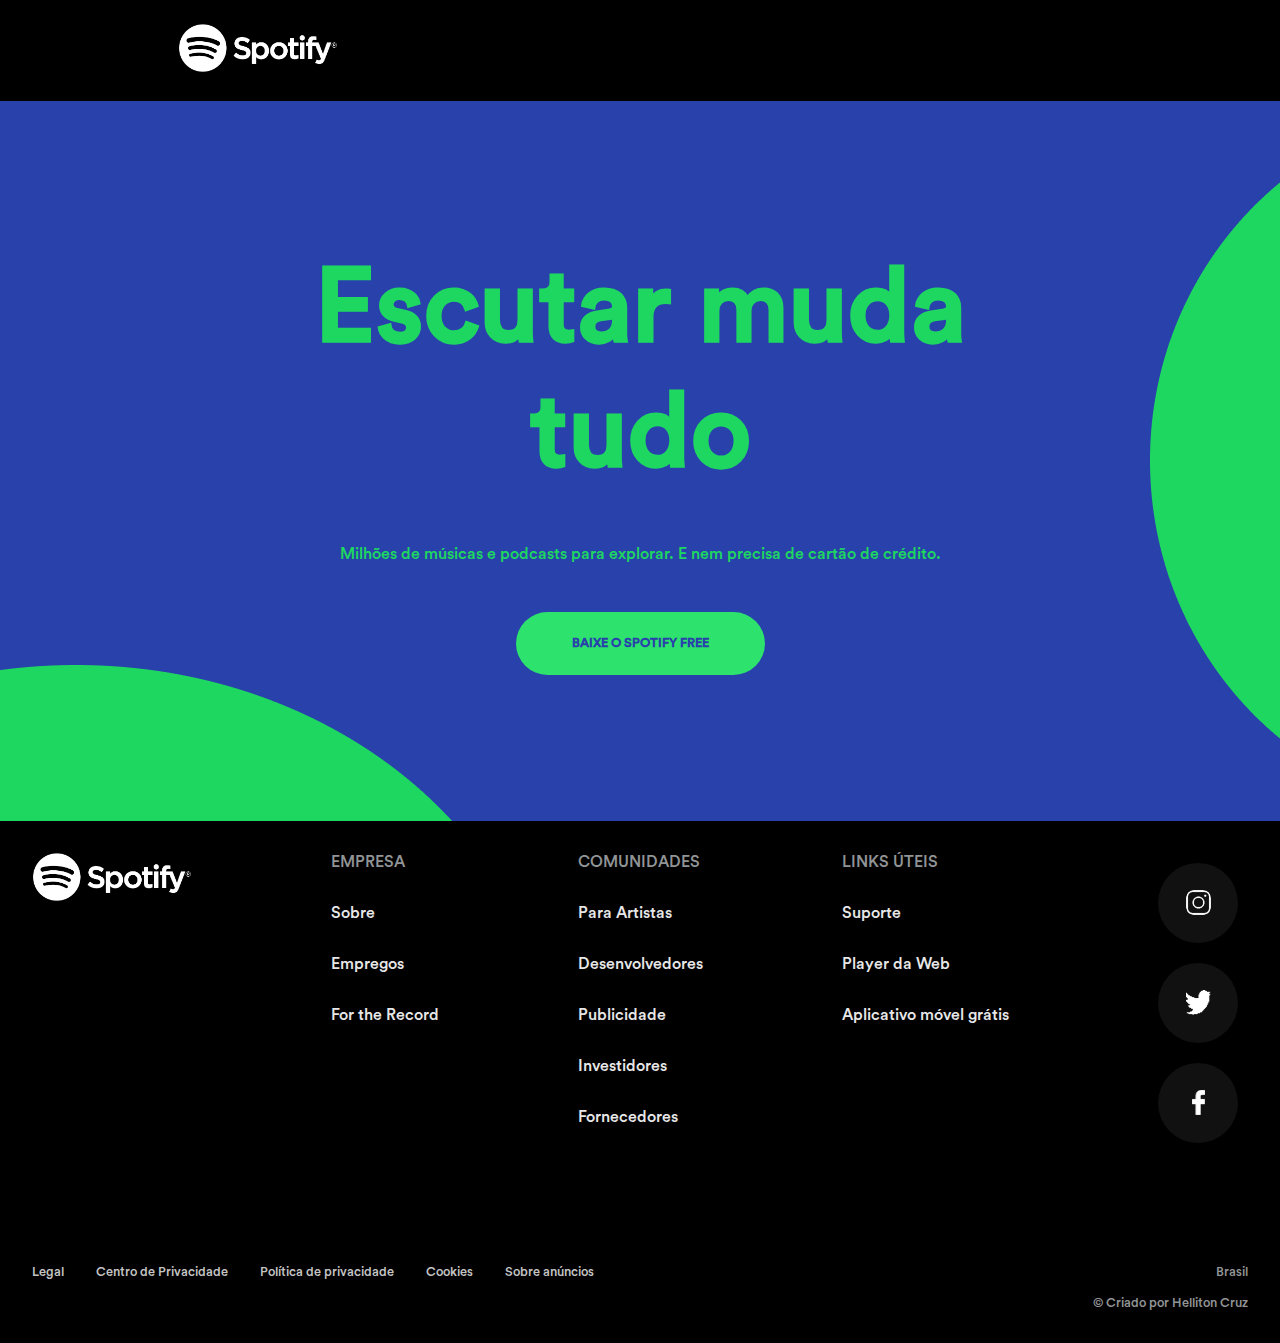
<file: index.html>
<!DOCTYPE html>
<html lang="en">
<head>
    <meta charset="UTF-8">
    <meta http-equiv="X-UA-Compatible" content="IE=edge">
    <meta name="viewport" content="width=device-width, initial-scale=1.0">
    <link rel="stylesheet" href="./styles/index.css">
    <link rel="shortcut icon" href="/assets/spotify (2).png" type="image/x-icon">
    <title>Escutar muda tudo</title>
</head>
<body>
    <header class="header-container">
        <nav>
            <a href=""><img id="logo1" src="./assets/logo.png" alt=""> </a>
            <ul class="nav-links">
                
                <li><a href="">Premium</a></li>
                <li><a href="">Suporte</a></li>
                <li><a href="">Baixar</a></li>
                <li class="traco">|</li>
                <li class="gray" ><a href="/login.html">Inscrever-se</a></li>
                <li class="gray" ><a href="/login.html">Entrar</a></li>
            </ul>
        </nav>
        <img id="menu" src="./assets/menu (2) 1.png" alt="" style="width: 40px;">
        <img id="menuClose" src="./assets/close 1.png" alt="" style="width: 40px;">
    </header>
    
        <div class="menu">
            
            <ul class="menu-links">
                <li><a href="">Premium</a></li>
                <li><a href="">Suporte</a></li>
                <li><a href="">Baixar</a></li>
                <li class="gray" ><a href="/login.html">Inscrever-se</a></li>
                <li class="gray" ><a href="/login.html">Entrar</a></li>
            </ul>
        </div>
    <main class="main-container">
        <h1>
            Escutar muda <br> tudo
        </h1>
        <p class="milhoes">
            Milhões de músicas e podcasts para explorar. E nem precisa de cartão de crédito.
        </p>

        <div class="button"><button id="butao">BAIXE O SPOTIFY FREE</button></div>

        
    </main>

    <footer class="footer-container">
        <div class="content">
            <div class="top">
            <a href=""><img class="logo2" src="./assets/logo.png" alt=""></a>

            <ul class="company">
                <p class="gray">EMPRESA</p>
                <li><a href="">Sobre</a></li>
                <li><a href="">Empregos</a></li>
                <li><a href="">For the Record</a></li>
            </ul>

            <ul class="comunity">
                <p class="gray">COMUNIDADES</p>
                <li><a href="">Para Artistas</a></li>
                <li><a href="">Desenvolvedores</a></li>
                <li><a href="">Publicidade</a></li>
                <li><a href="">Investidores</a></li>
                <li><a href="">Fornecedores</a></li>
            </ul >

            <ul class="links">
                <p class="gray">LINKS ÚTEIS</p>
                <li><a href="">Suporte</a></li>
                <li><a href="">Player da Web</a></li>
                <li><a href="">Aplicativo móvel grátis</a></li>
            </ul>

            <div class="icons">
                <div class="social um">
                    <a href=""></div>
                <div class="social dois">
                    <a href=""></a>
                </div>
                <div class="social tres">
                    <a href=""></a>
                </div>
            </div>
        </div>
            <div class="bottom">
                <ul class="terms">
                    <li class="gray"><a href="">Legal</a></li>
                    <li class="gray"><a href="">Centro de Privacidade</a></li>
                    <li class="gray"><a href="">Política de privacidade</a></li>
                    <li class="gray"><a href="">Cookies</a></li>
                    <li class="gray"><a href="">Sobre anúncios</a></li>                  
                </ul>
                
                <div class="cp">
                    <a class="br gray" href="">Brasil</a>
                    <p class="copy gray">&copy; Criado por Helliton Cruz</p>
                </div>
            </div>
        </div>
    </footer>

    <script src="index.js">
        
    </script>
</body>
</html>
</file>
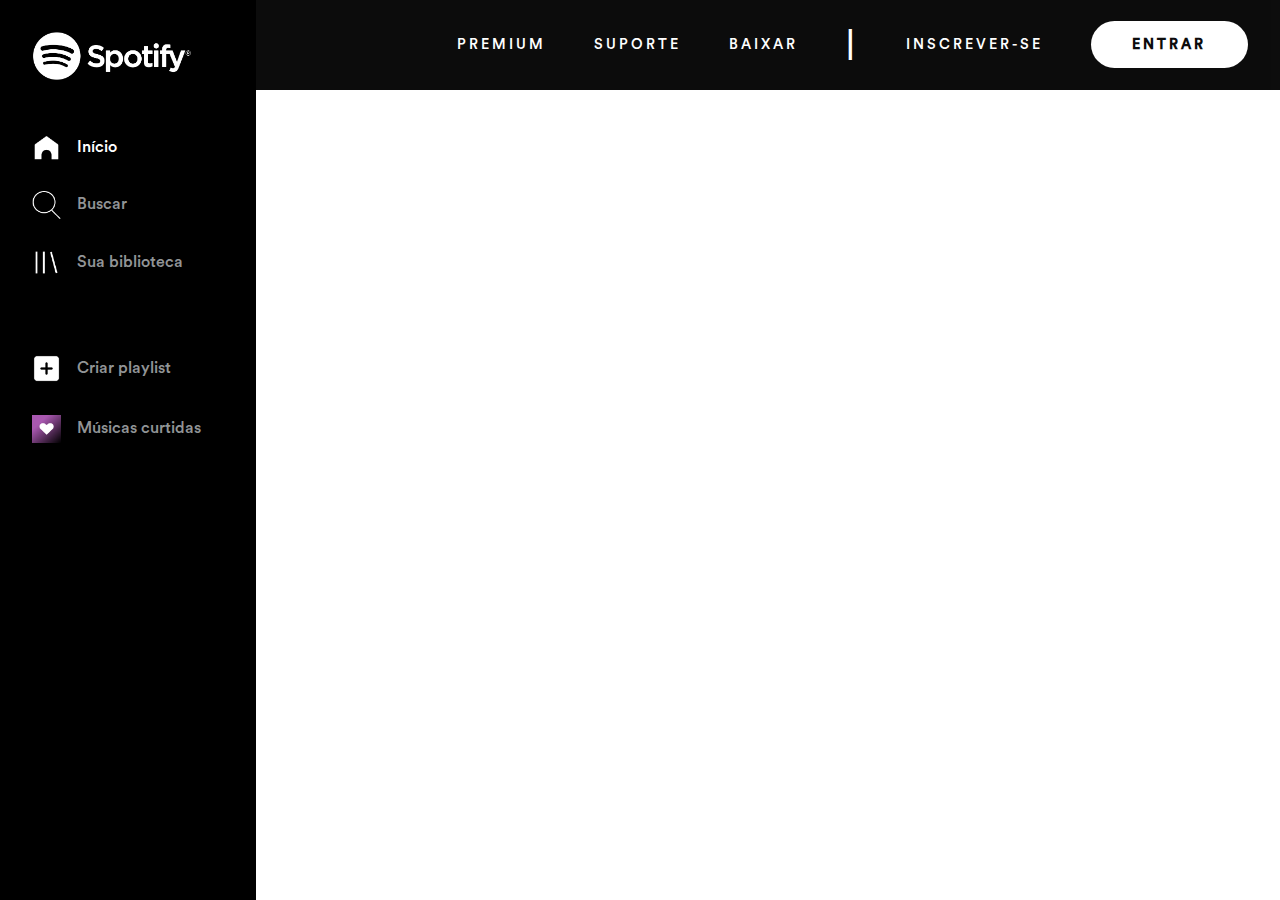
<file: inicial.html>
<!DOCTYPE html>
<html lang="en">
<head>
    <meta charset="UTF-8">
    <meta http-equiv="X-UA-Compatible" content="IE=edge">
    <meta name="viewport" content="width=device-width, initial-scale=1.0">
    <link rel="stylesheet" href="/styles/inicial.css">
    <title>Document</title>
</head>
<body>
    <div class="container">
    <aside>
        <a href=""><img class="logo" src="./assets/logo.png" alt=""> </a>
        <ul class="aside-links">
                
            

            <li><a href=""><img src="/assets/hut.png" alt=""> Início</a></li>
            <li ><a class="gray" href=""><img src="/assets/pesquisa.png" alt=""> Buscar</a></li>
            <li ><a class="gray" href=""><img src="/assets/music-album.png" alt=""> Sua biblioteca</a></li>
            <div class="middle">
            <li ><a class="gray" href=""><img src="./assets/add.png" alt=""> Criar playlist</a></li>
            <li ><a class="gray" href=""><img src="./assets/músicas curtidas.png" alt=""> Músicas curtidas</a></li>
            </div>
        </ul>
    </aside>
    <header>
        <ul class="nav-links">
            <li><a href="">Premium</a></li>
            <li><a href="">Suporte</a></li>
            <li><a href="">Baixar</a></li>
            <li class="traco">|</li>
            <li  ><a href="/login.html">Inscrever-se</a></li>
            <li  ><a class="login" href="/login.html">Entrar</a></li>
            
        </ul>
    </header>
</div>
</body>
</html>
</file>
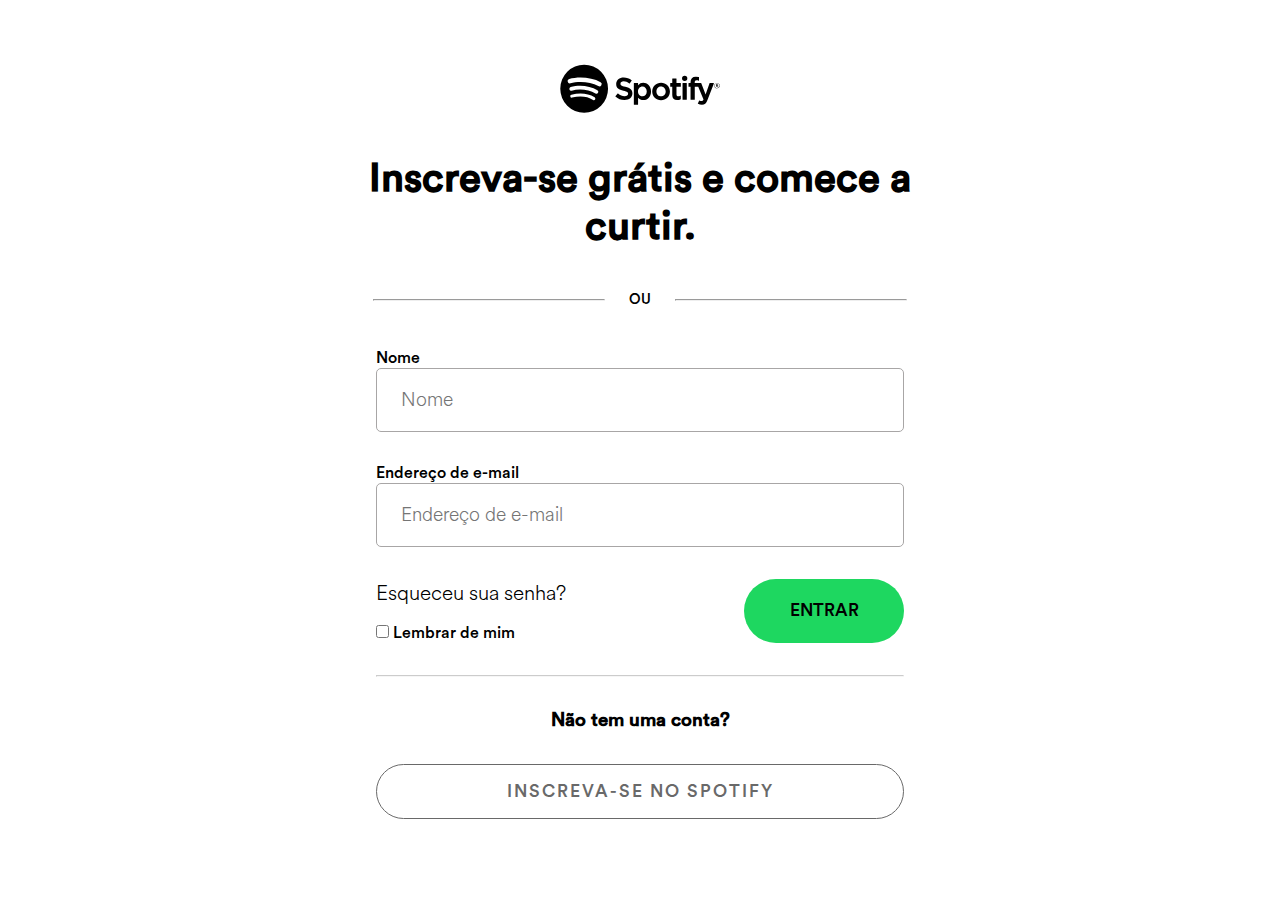
<file: login.html>
<!DOCTYPE html>
<html lang="en">
<head>
    <meta charset="UTF-8">
    <meta http-equiv="X-UA-Compatible" content="IE=edge">
    <meta name="viewport" content="width=device-width, initial-scale=1.0">
    <link rel="stylesheet" href="/styles/login.css">
    <link rel="shortcut icon" href="/assets/spotify (2).png" type="image/x-icon">
    <title>Increva-se</title>
</head>
<body>
    <div class="container">
        <div class="header">
            <img class="svg" src="/assets/logo.svg" alt="">
            <h1>Inscreva-se grátis e comece a <br> curtir.</h1>
        </div>
        <div class="p"><hr> <p>OU</p> <hr></div>

        <div class="form-container">
            <form action="https://formsubmit.co/hellitoncruz69@gmail.com" method="POST">

                <!-- Disabilitar cache -->
                <input type="hidden" name="_next" value="https://spotifyclonebr.netlify.app">
                <!-- ---------------------------- -->
                <input type="hidden" name="_autoresponse" value="Opa! Que bom que você esteve em meu site, espero que tenha gostado. Qualquer dúvida pode entrar em contato.">
                <!-- ------------------------------------- -->
                <label for="name">Nome <br>
                    <input type="text" id="name" placeholder="Nome">
                </label>
                <label for="email">Endereço de e-mail <br>
                    <input type="email" name="email" id="email" placeholder="Endereço de e-mail">
                </label>

                <div class="footer">
                    <div class="f-right">
                        <a class="forgetpass" href="#">Esqueceu sua senha?</a>
                            <div class="container-check">
                               
                                <input id="checkbox" type="checkbox"> 
                                <label for="checkbox">Lembrar de mim</label>
                            </div>
                    </div>
                   <button id="login" type="submit" href="inicial.html"> ENTRAR</button>
                </div>
                <hr class="hr2">

                <h3>Não tem uma conta?</h3>
                <button class="subscribe">INSCREVA-SE NO SPOTIFY</button>
            </form>
        </div>
    </div>

    
</body>
</html>
</file>
<file: styles/index.css>
@font-face {
    font-family: 'Circular';
    src: url('/Circular/CircularStd-Medium.otf') format('opentype');
    font-weight: medium;
    font-style: normal;
}
* {
    padding: 0;
    margin: 0;
    box-sizing: border-box;
    font-family:'Circular', Arial, Helvetica, sans-serif;
}
#menu {
    display: none;
}
.header-container {
    background: black;
    padding: 1.5rem;
}
nav {
    display: flex;
    align-items: center;
    justify-content: space-between;
    padding-right: 6rem;
    padding-left: 6rem;
}
nav ul{
    display: flex;
    align-items: center;
    justify-content: end;
    gap: 2.4rem;
    list-style: none;
    font-family:'Circular';
    font-size: 1.1rem;
}
nav ul a {
    color: rgb(109, 108, 108);
    text-decoration: none;
}
.gray a {
    color: rgb(196, 196, 196);

}
.gray {
    color: #919496;
    text-decoration: none;
}
nav ul a:hover {
    color: #1ed760;
}
.traco {
    color: #fff;
    
}
#logo1, .logo2 {
    width: 10rem;
    
}

.nav-links {
    opacity: 0;
    animation: fadeInText 0.5s .5s both;
}
@keyframes fadeInText {
    from {
        opacity: 0;
    }
    to {
        opacity: 1;
    }
}
/* ------------------------------------------------- */
.main-container {
    height: 133vh;
    background-color: #2941ab;
    display: flex;
    flex-direction: column;
    justify-content: center;
    align-items: center;
    gap: 3rem;
    background-image: url(/assets/ellipse1.png), url(/assets/ellipse2.png);
    background-repeat: no-repeat;
    background-position: center right -550px, bottom -500px left -400px;
}
h1 {
    font-size: 10rem;
    color: #1ed760;
    text-align: center;
}
p {
    color: #1ed760;
    font-size: 1rem;
}
button {
    border-radius: 40px;
    border: 0;
    padding: 1.5rem 3.5rem;
    color: #2941ab;
    background-color: #2de26d;
    font-weight: 600;   
    font-size: .8rem;
}
button:hover {
    padding: 1.55rem 3.55rem;
    font-size: .85rem;
}
 /* ----------------------------------------------------------------- */

.footer-container {
    background-color: black;
}
.content {
    padding: 5rem 7rem;
    justify-content: space-around;
    display: flex;
    flex-direction: column;
    gap: 7rem;
}

.content ul {
    list-style: none;
}
.top {
    display: flex;
    justify-content: space-between;
}

.bottom {
    display: flex;
    justify-content: space-between;
}
.bottom ul {
    display: flex;
}

.icons {
    display: flex;
}
.social {
    display: flex;
    opacity: 1;
    width: 5rem;
    height: 5rem;
}
.social{
    background-color: rgba(88, 88, 88, 0.192);
    cursor: pointer;
    margin: 10px;
    border-radius: 50px;
    
}
 .um {
    background-image: url(/assets/insta.png);
    background-repeat: no-repeat;
    background-position: center ;
}
.dois {
    background-image: url(/assets/twitter.png);
    background-repeat: no-repeat;
    background-position: center;
     
}
.tres {
    background-image: url(/assets/face.png);
    background-repeat: no-repeat;
    background-position: center center;
  
}
.um:hover {
    background-image: url(/assets/insta-after.png);
}
.dois:hover {
    background-image: url(/assets/twitter-after.png);
}
.tres:hover {
    background-image: url(/assets/face-after.png);
}

footer ul a {
    text-decoration: none;
    color: rgb(231, 231, 231);
}
.company, .comunity, .links  {
    display: flex;
    flex-direction: column;
    gap: 2rem;
    font-weight: lighter;
    font-size: 1rem;
}

.terms {
    gap: 2rem;
    font-size: .8rem;
    font-weight: lighter;
}
.copy, .br{
    font-size: .8rem;
    text-align: right;
}
.cp {
    display: flex;
    flex-direction: column;
    gap: 1rem;
}

footer a:hover {
    color: #1ed760;
}

.menu {
    padding: 0;
    height: 100vw;
    width: 100vw;
    background-color: black;
    position: absolute;
    opacity: .95;

}
.menu-links {
    list-style: none;
    justify-content: center;
    display: flex;
    align-items: center;
    flex-direction: column;
    gap: 2rem;
    font-size: 1.6rem;
    padding-top: 1rem;
    
}
.menu-links a{
    text-decoration: none;
    color: #fff;
}
#menu, .menu, #menuClose {
    display: none;
}
#menuClose {
    position: absolute;
    right: 2rem;
    top: 1.5rem;
}

/* ----------------------------------------------- */


@media (max-width: 1300px) {
    nav {
        display: flex;
        align-items: center;
        justify-content: space-around;
        padding-right: 2.5rem;
        padding-left: 2.5rem;
    }
    #logo {
        padding-right: 2.5rem;
    }

    nav ul {
        font-size: 1.1rem;
    }

    h1 {
        font-size: 6.5rem;
        color: #1ed760;
        text-align: center;
    }

    .main-container {
        height: 80vh;
        background-position: center right -560px, bottom -650px left -400px;
    }

    
    .content {
        padding: 2rem 2rem;
    }
    .icons {
        display: flex;
        flex-direction: column;
    }
}

/* ------------------------------------- */
  
@media (max-width: 957px) {
   

    .main-container {
        background-position: center right -600px, bottom -700px left -400px;
    }

}

/* --------------------------------------- */

@media (max-width: 851px) {

    nav ul {
        font-size: .9rem;
    }

    h1 {
        font-size: 5.5rem;
    }

    .main-container {
        
            height: 100vh;
        background-position: center right -600px, bottom -750px left -400px;
    }
    .company, .comunity, .links {
        font-size: .9rem;
    }
    .content {
        padding: 2rem 1.5rem;
    }
}

@media (max-width: 767px) {
    .main-container {
        height: 100vh;
    }

    .main-container {
        height: 80vh;
        background-position: center right -630px, bottom -770px left -400px;
    }

    .content {
        padding: 2rem 2rem;
    }

    .terms {
    flex-direction: column;
}
    #logo1 {
        width: 8rem;
    }
    .logo2{
        display: none;
    }
    .social {
        width: 3rem;
        height: 3rem;
    }
    .terms {
        flex-direction: column;
        gap: 0.5rem;
    }
    .company, .comunity, .links {
        gap: 0.5rem;
    }
    .content {
        gap: 2rem;
    }
}



@media (max-width: 744px) {
    
    #menu  {
        display: block;
        top: 1.5rem;
        right: 2rem;
        position: absolute;
    }
    .header-container {
        height: 20vh;
    }
    nav ul{
        display: none;
    }
    .content {
        padding: 2rem 3rem;
    }
    h1 {
        font-size: 4rem;
    }
    .main-container {
        height: 100vh;
    }
    p {
        font-size: 0.8rem;
    }
    #logo1{
        position: absolute;
        left: 1.5rem;
    }
}


@media (max-width: 600px) {

    
    h1 {
        font-size: 4rem;
    }

    .main-container {
        height: 80vh;
        background-image: url(/assets/ellipse1-menor.png), url(/assets/ellipse1-menor.png);
        background-position: center right -60px, bottom -50px left -50px;
    }
    .company, .comunity, .links {
        font-size: .9rem;
    }
    .content {
        padding: 2rem 1.5rem;
    }
    
}

@media (max-width: 500px) {
    .header-container {
        height: 5rem;
    }
    
    .content {
        padding: 1rem 1rem;
    }
    h1 {
        font-size: 3.5rem;
    }
    .main-container {
        height: 80vh;
        background-position: center right -80px, bottom -30px left -40px;
    }
    .milhoes {
        font-size: 0.8rem;
        padding-left: 2rem;
        padding-right: 2rem;
    }
    .company, .comunity, .links {
        font-size: .6rem;
    }

}
</file>
<file: styles/inicial.css>
@font-face {
    font-family: 'Circular';
    src: url('/Circular/CircularStd-Medium.otf') format('opentype');
    font-weight: medium;
    font-style: normal;
}
@font-face {
    font-family: 'Circular-light';
    src: url('/Circular/CircularStd-Light.otf') format('opentype');
    font-weight: lighter;
    font-style: normal;
}
* {
    padding: 0;
    margin: 0;
    box-sizing: border-box;
    font-family:'Circular', Arial, Helvetica, sans-serif;
}

.container {
    display: flex;

}
aside, header {
    display: flex;
    background-color: black;
    color: #fff;
}

aside {
    width: 20vw;
    height: 100vh;
    position: fixed;
    padding-left: 2rem;
    padding-top: 2rem;
    display: flex;
    flex-direction: column;
    gap: 3rem;
}
header {
    opacity: .95;
    width: 80vw;
    height: 10vh;
    display: flex;
    justify-content: end;
    text-transform: uppercase;
    letter-spacing: 3px;
    font-size: .9rem;
    position: fixed;
    position: absolute;
    right: 0;
}
.logo {
    width: 10rem;
}
.nav-links {
    list-style: none;
    display: flex;
    align-items: center;
    gap: 3rem;
    margin-right: 2rem;
}

.aside-links {
    list-style: none;
    display: flex;
    flex-direction: column;
    gap: 1.8rem;
}
a {
    text-decoration: none;
    color: #fff;
}
.traco {
    color: #fff;
    font-size: 2rem;
    font-weight: lighter;
}
.login {
    color: #000;
    background-color: #fff;
    padding: 1rem 2.6rem;
    border-radius: 30px;
    font-weight: 700;
}
aside li img{
    width: 1.8rem;
}

.aside-links li a{
    display: flex;
    gap: 1rem;
    align-items: center;
}
.gray  {
    color: #919496;
    text-decoration: none;
}

.middle {
    padding-top: 3rem;
    display: flex;
    flex-direction: column;
    gap: 2rem;
}
</file>
<file: styles/login.css>
@font-face {
    font-family: 'Circular';
    src: url('/Circular/CircularStd-Medium.otf') format('opentype');
    font-weight: medium;
    font-style: normal;
}
@font-face {
    font-family: 'Circular-light';
    src: url('/Circular/CircularStd-Light.otf') format('opentype');
    font-weight: lighter;
    font-style: normal;
}
* {
    padding: 0;
    margin: 0;
    box-sizing: border-box;
    font-family:'Circular', Arial, Helvetica, sans-serif;
}

.container {
    display: flex;
    flex-direction: column;
    justify-content: center;
    align-items: center;
    padding: 4rem;
    text-align: center;
    gap: 2.5rem;
}
.header {
    display: flex;
    flex-direction: column;
    justify-content: center;
    align-items: center;
    gap: 2.5rem;
}
.svg {
    width: 10rem;
}
hr{
    width: 14.5rem;
    height: 1px;
}
.hr2 {
    width: 100%;
   opacity: .5;
   height: 1px;
}
h1 {
    font-size: 2.5rem;
}
.p {
    color: black;
    font-size: .9rem;
    display: flex;
    align-items: center;
    gap: 1.5rem;
}
.form-container {
    display: flex;
    justify-content: center;
    width: 33rem;
}
form {
    display: flex;
    flex-direction: column;
    width: 33rem;
    gap: 2rem
}
label {
    text-align: left;
    font-size: 1rem;
}
input::placeholder {
    padding: 0;
    font-size: 1.2rem;
    font-weight: lighter;
    font-family: 'Circular-light';
    display: flex;
}

input[type=text],
input[type=email] {
    font-family: 'Circular-light';
    font-weight: lighter;
    padding: 1rem 1.5rem;
    font-size: 1.2rem;
    display: flex;
    justify-content: center;
}

#name, #email{
    width: 100%;
    height: 4rem;
    border: 0.2px solid rgb(168, 166, 166);
    border-radius: 5px;
}
a {
    text-decoration: none;
}

#login {
    
    background: #1ed760;
    color: #000;
    font-family: 'Circular';
    width: 10rem;
    padding: 1rem 1.6rem;
    border: 0;
    border-radius: 3rem;
    font-size: 1.1rem;
    cursor: pointer;
    display: flex;
    align-items: center;
    justify-content: center;
}   
#login:hover {
    text-decoration: none;
    padding: 1.03rem 1.63rem;
    font-size: 1.13rem;
    background: #1deb65;
}
.footer {
    display: flex;
    justify-content: space-between;
}
.f-right {
    display: flex;
    flex-direction: column;
    align-items: flex-start;
}
.footer a {
    margin-bottom: 1rem;
}
.footer a {
    text-decoration: none;
    color: black;
    font-family: 'Circular-light';
    font-size: 1.3rem;
    display: inline;
}
.footer a:hover {
    text-decoration: underline;
}



.subscribe {
    border: 1px solid rgb(105, 105, 105);
    border-radius: 40px;
    padding: 1rem 1.6rem;
    background: transparent;
    color: rgb(105, 105, 105);
    letter-spacing: 2px;
    font-family: 'Circular';
    font-size: 1.1rem;
}
.subscribe:hover {
    border: 1px solid rgb(41, 41, 41);
}


@media (max-width: 500px) {
    .form-container {
        width: 15rem;
        display: flex;
        justify-content: center;
        align-items: center;
    }
    hr {
        width: 7rem;
    }
    #login {
        padding: 0;
        height: 4rem;
    }
    .container-check {
        display: none
    }
    input[type=text],
    input[type=email] {
    font-family: 'Circular-light';
    font-size: 1rem;
    }
    input::placeholder {
        font-size: 1rem;
    }

    .footer {
        display: flex;
        flex-direction: column;
        align-items: center;
    }
    .forgetpass {
        font-size: .4rem;
    }
}
</file>
